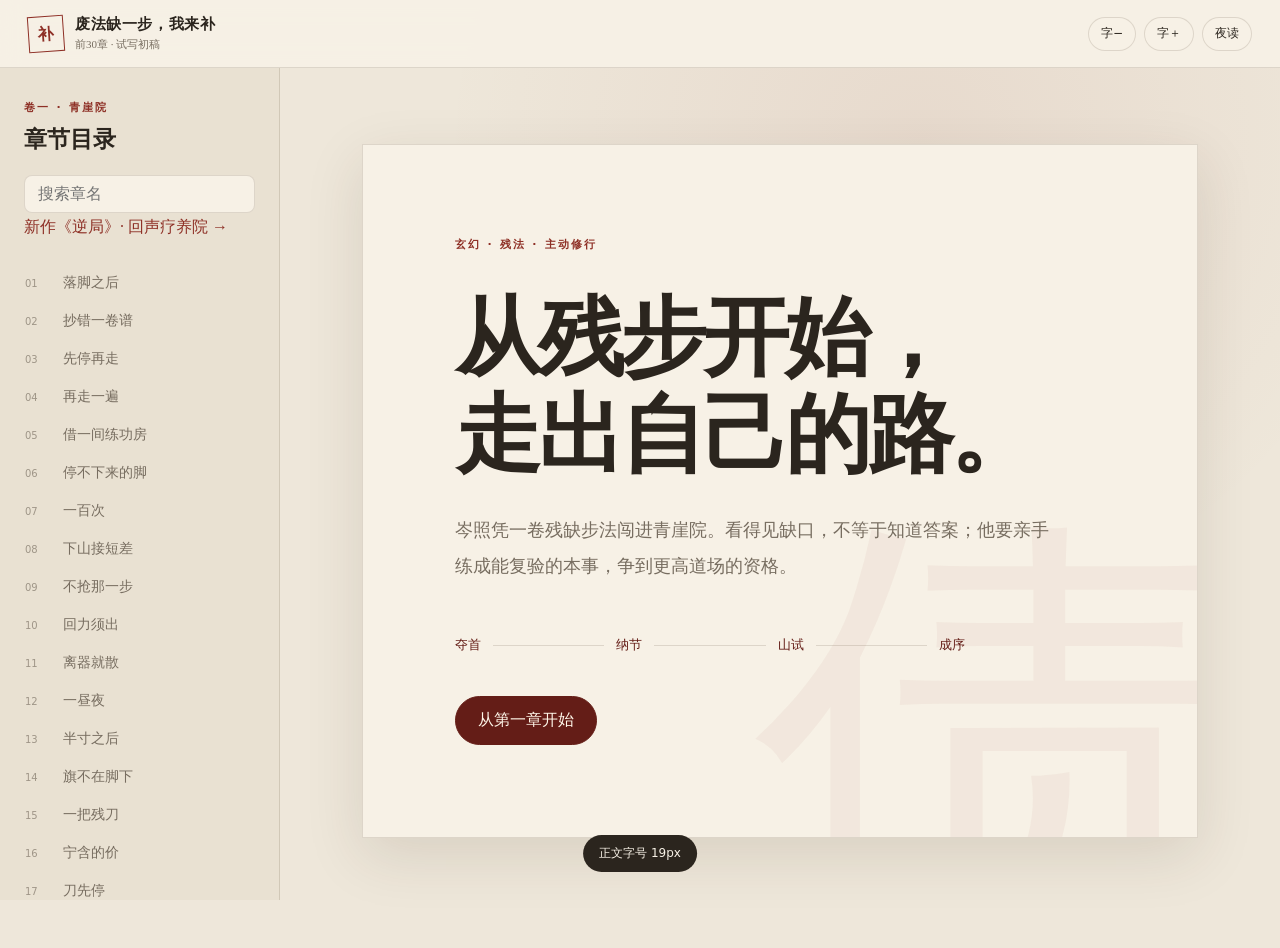
<file: index.html>
<!doctype html>
<html lang="zh-CN" data-theme="paper">
  <head>
    <meta charset="UTF-8" />
    <meta name="viewport" content="width=device-width, initial-scale=1.0" />
    <meta name="description" content="《废法缺一步，我来补》前30章试写初稿。岑照亲手补全残法，争取更高道场的修行资格。" />
    <meta name="theme-color" content="#17130f" />
    <title>废法缺一步，我来补｜前30章试写初稿</title>
    <link rel="stylesheet" href="./styles.css" />
  </head>
  <body>
    <div class="top-progress" aria-hidden="true"><span id="readProgress"></span></div>

    <header class="topbar">
      <button class="icon-button mobile-only" id="menuButton" type="button" aria-label="打开目录" aria-expanded="false">目录</button>
      <a class="brand" href="#chapter-001" aria-label="返回第一章">
        <span class="brand-mark">补</span>
        <span>
          <strong>废法缺一步，我来补</strong>
          <small>前30章 · 试写初稿</small>
        </span>
      </a>
      <div class="toolbar" aria-label="阅读设置">
        <button class="icon-button" id="fontDown" type="button" aria-label="减小字号">字−</button>
        <button class="icon-button" id="fontUp" type="button" aria-label="增大字号">字＋</button>
        <button class="icon-button" id="themeButton" type="button" aria-label="切换阅读主题">夜读</button>
      </div>
    </header>

    <div class="layout">
      <aside class="sidebar" id="sidebar" aria-label="章节目录">
        <div class="sidebar-head">
          <p class="eyebrow">卷一 · 青崖院</p>
          <h2>章节目录</h2>
          <label class="search-box">
            <span class="sr-only">搜索章节</span>
            <input id="chapterSearch" type="search" placeholder="搜索章名" autocomplete="off" />
          </label>
        </div>
        <a href="./niju/" style="display:block;margin:0 0 20px;color:var(--accent);text-decoration:none;line-height:1.8">新作《逆局》· 回声疗养院 →</a>
        <nav id="chapterList"></nav>
        <div class="sidebar-note">
          <span>草稿说明</span>
          <p>这是前30章试写初稿，供读者审核。书名暂定，正文也可根据反馈调整。</p>
        </div>
      </aside>

      <button class="overlay" id="overlay" type="button" aria-label="关闭目录"></button>

      <main class="reader" id="reader">
        <section class="hero" id="hero">
          <p class="eyebrow">玄幻 · 残法 · 主动修行</p>
          <h1>从残步开始，<br />走出自己的路。</h1>
          <p class="lede">岑照凭一卷残缺步法闯进青崖院。看得见缺口，不等于知道答案；他要亲手练成能复验的本事，争到更高道场的资格。</p>
          <div class="premise">
            <span>夺首</span><i></i><span>纳节</span><i></i><span>山试</span><i></i><span>成序</span>
          </div>
          <button class="start-button" id="startReading" type="button">从第一章开始</button>
        </section>

        <article class="chapter" id="chapter" hidden>
          <header class="chapter-head">
            <p class="chapter-kicker" id="chapterKicker"></p>
            <h1 id="chapterTitle"></h1>
            <div class="chapter-meta">
              <span id="chapterCount"></span>
              <span>试写初稿</span>
            </div>
          </header>
          <div class="chapter-body" id="chapterBody"></div>
          <footer class="chapter-footer">
            <button id="prevChapter" type="button">← 上一章</button>
            <button id="backToTop" type="button">回到章首</button>
            <button id="nextChapter" type="button">下一章 →</button>
          </footer>
          <div class="end-mark" aria-hidden="true">未完待续</div>
        </article>
      </main>
    </div>

    <div class="toast" id="toast" role="status" aria-live="polite"></div>
    <script type="module" src="./app.js?v=20261028a"></script>
  </body>
</html>
</file>
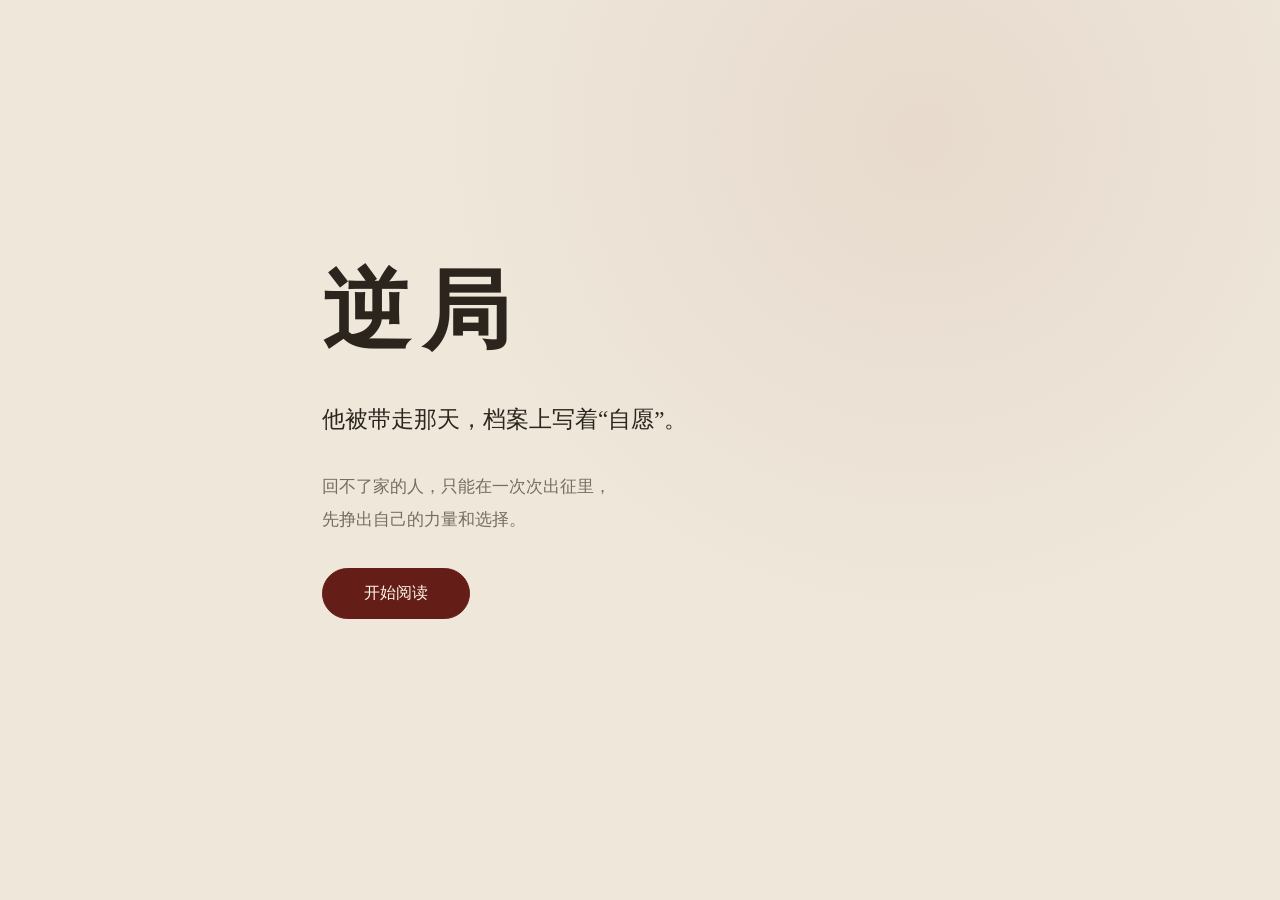
<file: niju/index.html>
<!doctype html>
<html lang="zh-CN" data-theme="paper">
  <head>
    <meta charset="UTF-8" />
    <meta name="viewport" content="width=device-width, initial-scale=1.0" />
    <meta name="description" content="《逆局》：被强制带离原生世界的人，在灾难中争取力量。合作与竞争共存，同行者可能另领一份报酬。" />
    <meta name="theme-color" content="#17130f" />
    <title>逆局｜被记为自愿</title>
    <link rel="stylesheet" href="./styles.css?v=earned-strength-20261116" />
  </head>
  <body class="cover-mode">
    <div class="top-progress" aria-hidden="true"><span id="readProgress"></span></div>

    <header class="topbar">
      <button class="icon-button mobile-only" id="menuButton" type="button" aria-label="打开目录" aria-expanded="false">目录</button>
      <a class="brand" href="#cover" aria-label="返回封面">
        <span class="brand-mark">逆</span>
        <span>
          <strong>逆局</strong>
          <small>第一卷 · 被记为自愿</small>
        </span>
      </a>
      <div class="toolbar" aria-label="阅读设置">
        <button class="icon-button" id="fontDown" type="button" aria-label="减小字号">字−</button>
        <button class="icon-button" id="fontUp" type="button" aria-label="增大字号">字＋</button>
        <button class="icon-button" id="themeButton" type="button" aria-label="切换阅读主题">夜读</button>
      </div>
    </header>

    <div class="layout">
      <aside class="sidebar" id="sidebar" aria-label="章节目录">
        <div class="sidebar-head">
          <p class="eyebrow">第一卷 · 被记为自愿</p>
          <h2>章节目录</h2>
          <label class="search-box">
            <span class="sr-only">搜索章节</span>
            <input id="chapterSearch" type="search" placeholder="搜索章名" autocomplete="off" />
          </label>
        </div>
        <nav id="chapterList"></nav>
        <div class="sidebar-note">
          <span>阅读设置</span>
          <p>从现实开篇，写到首关完成。阅读进度与字号设置保存在当前浏览器。</p>
        </div>
      </aside>

      <button class="overlay" id="overlay" type="button" aria-label="关闭目录"></button>

      <main class="reader" id="reader">
        <section class="hero" id="hero" aria-label="逆局简介">
          <h1>逆局</h1>
          <div class="book-intro">
            <p class="intro-hook">他被带走那天，档案上写着“自愿”。</p>
            <p>回不了家的人，只能在一次次出征里，<br />先挣出自己的力量和选择。</p>
          </div>
          <button class="start-button" id="startReading" type="button">开始阅读</button>
        </section>

        <article class="chapter" id="chapter" hidden>
          <header class="chapter-head">
            <p class="chapter-kicker" id="chapterKicker"></p>
            <h1 id="chapterTitle"></h1>
            <div class="chapter-meta">
              <span id="chapterCount"></span>
              <span>正文草稿</span>
            </div>
          </header>
          <div class="chapter-body" id="chapterBody"></div>
          <footer class="chapter-footer">
            <button id="prevChapter" type="button">← 上一章</button>
            <button id="backToTop" type="button">回到章首</button>
            <button id="nextChapter" type="button">下一章 →</button>
          </footer>
          <div class="end-mark" aria-hidden="true">逆局 · 回声疗养院</div>
        </article>
      </main>
    </div>

    <div class="toast" id="toast" role="status" aria-live="polite"></div>
    <script type="module" src="./app.js?v=earned-strength-20261116"></script>
  </body>
</html>
</file>
<file: styles.css>
:root {
  --reader-size: 19px;
  --bg: #eee7da;
  --paper: #f7f1e6;
  --paper-deep: #e8dfcf;
  --ink: #2b251e;
  --muted: #776d60;
  --line: rgba(74, 56, 37, 0.15);
  --accent: #8e3026;
  --accent-strong: #641d17;
  --shadow: 0 18px 55px rgba(57, 41, 23, 0.12);
  color-scheme: light;
}

[data-theme="night"] {
  --bg: #12100e;
  --paper: #191613;
  --paper-deep: #211c18;
  --ink: #ddd3c3;
  --muted: #998f81;
  --line: rgba(235, 220, 196, 0.11);
  --accent: #c65c4e;
  --accent-strong: #e68172;
  --shadow: 0 18px 55px rgba(0, 0, 0, 0.4);
  color-scheme: dark;
}

* { box-sizing: border-box; }

html { scroll-behavior: smooth; }

body {
  margin: 0;
  min-width: 320px;
  background:
    radial-gradient(circle at 72% 15%, rgba(142, 48, 38, 0.07), transparent 30rem),
    var(--bg);
  color: var(--ink);
  font-family: "Songti SC", "STSong", "Noto Serif SC", Georgia, serif;
  transition: background-color 180ms ease, color 180ms ease;
}

button, input { font: inherit; }
button { color: inherit; }

.sr-only {
  position: absolute;
  width: 1px;
  height: 1px;
  padding: 0;
  margin: -1px;
  overflow: hidden;
  clip: rect(0, 0, 0, 0);
  white-space: nowrap;
  border: 0;
}

.top-progress {
  position: fixed;
  inset: 0 0 auto;
  height: 3px;
  z-index: 100;
  background: transparent;
}

.top-progress span {
  display: block;
  width: 0;
  height: 100%;
  background: var(--accent);
  transition: width 80ms linear;
}

.topbar {
  position: sticky;
  top: 0;
  z-index: 40;
  height: 68px;
  display: flex;
  align-items: center;
  justify-content: space-between;
  gap: 20px;
  padding: 0 28px;
  background: color-mix(in srgb, var(--paper) 92%, transparent);
  border-bottom: 1px solid var(--line);
  backdrop-filter: blur(14px);
}

.brand {
  min-width: 0;
  display: flex;
  align-items: center;
  gap: 11px;
  color: var(--ink);
  text-decoration: none;
}

.brand-mark {
  width: 36px;
  height: 36px;
  display: grid;
  place-items: center;
  flex: 0 0 auto;
  border: 1px solid var(--accent);
  color: var(--accent);
  font-weight: 700;
  transform: rotate(-4deg);
}

.brand strong,
.brand small { display: block; }
.brand strong { font-size: 15px; letter-spacing: 0.04em; }
.brand small { margin-top: 3px; color: var(--muted); font-size: 11px; }

.toolbar { display: flex; gap: 8px; }

.icon-button,
.chapter-footer button,
.start-button {
  border: 1px solid var(--line);
  background: var(--paper);
  border-radius: 999px;
  cursor: pointer;
  transition: border-color 150ms ease, color 150ms ease, transform 150ms ease;
}

.icon-button {
  min-width: 48px;
  height: 34px;
  padding: 0 12px;
  font-family: system-ui, sans-serif;
  font-size: 12px;
}

.icon-button:hover,
.chapter-footer button:hover:not(:disabled),
.start-button:hover {
  color: var(--accent-strong);
  border-color: var(--accent);
  transform: translateY(-1px);
}

.layout {
  min-height: calc(100vh - 68px);
  display: grid;
  grid-template-columns: 280px minmax(0, 1fr);
}

.sidebar {
  position: sticky;
  top: 68px;
  height: calc(100vh - 68px);
  overflow: auto;
  padding: 32px 24px 40px;
  background: color-mix(in srgb, var(--paper-deep) 72%, transparent);
  border-right: 1px solid var(--line);
}

.eyebrow {
  margin: 0 0 9px;
  color: var(--accent);
  font-family: system-ui, sans-serif;
  font-size: 11px;
  font-weight: 700;
  letter-spacing: 0.2em;
  text-transform: uppercase;
}

.sidebar h2 { margin: 0 0 20px; font-size: 23px; font-weight: 600; }

.search-box input {
  width: 100%;
  height: 38px;
  padding: 0 13px;
  color: var(--ink);
  background: var(--paper);
  border: 1px solid var(--line);
  border-radius: 8px;
  outline: none;
}

.search-box input:focus { border-color: var(--accent); }

#chapterList { margin: 22px -8px 0; }

#chapterList a {
  display: grid;
  grid-template-columns: 34px minmax(0, 1fr);
  align-items: baseline;
  gap: 4px;
  padding: 10px 9px;
  border-radius: 7px;
  color: var(--muted);
  text-decoration: none;
}

#chapterList a:hover { color: var(--ink); background: color-mix(in srgb, var(--paper) 75%, transparent); }
#chapterList a.active { color: var(--accent-strong); background: var(--paper); }
#chapterList span { font-family: system-ui, sans-serif; font-size: 10px; opacity: 0.65; }
#chapterList strong { overflow: hidden; font-size: 14px; font-weight: 500; text-overflow: ellipsis; white-space: nowrap; }

.sidebar-note {
  margin-top: 30px;
  padding-top: 18px;
  border-top: 1px solid var(--line);
  color: var(--muted);
  font-size: 12px;
  line-height: 1.7;
}

.sidebar-note span { color: var(--ink); font-weight: 700; }
.sidebar-note p { margin: 7px 0 0; }

.reader {
  width: 100%;
  max-width: 980px;
  min-height: calc(100vh - 68px);
  margin: 0 auto;
  padding: 76px 72px 110px;
}

.hero {
  position: relative;
  min-height: 620px;
  padding: clamp(36px, 8vw, 92px);
  overflow: hidden;
  background: var(--paper);
  border: 1px solid var(--line);
  box-shadow: var(--shadow);
}

.hero::after {
  content: "债";
  position: absolute;
  right: -0.08em;
  bottom: -0.31em;
  color: var(--accent);
  font-size: clamp(250px, 40vw, 480px);
  line-height: 1;
  opacity: 0.045;
  pointer-events: none;
}

.hero h1 {
  position: relative;
  z-index: 1;
  max-width: 720px;
  margin: 38px 0 28px;
  font-size: clamp(46px, 7vw, 86px);
  font-weight: 650;
  line-height: 1.13;
  letter-spacing: -0.04em;
}

.lede {
  position: relative;
  z-index: 1;
  max-width: 600px;
  margin: 0;
  color: var(--muted);
  font-size: 18px;
  line-height: 2;
}

.premise {
  position: relative;
  z-index: 1;
  display: flex;
  align-items: center;
  max-width: 510px;
  margin-top: 52px;
  color: var(--accent-strong);
  font-size: 13px;
}

.premise i { height: 1px; flex: 1; margin: 0 12px; background: var(--line); }

.start-button {
  position: relative;
  z-index: 1;
  margin-top: 42px;
  padding: 13px 22px;
  color: #fff7ea;
  background: var(--accent-strong);
  border-color: var(--accent-strong);
}

.chapter { max-width: 720px; margin: 0 auto; }

.chapter-head {
  margin-bottom: 58px;
  padding-bottom: 28px;
  border-bottom: 1px solid var(--line);
}

.chapter-kicker {
  margin: 0 0 14px;
  color: var(--accent);
  font-family: system-ui, sans-serif;
  font-size: 11px;
  font-weight: 700;
  letter-spacing: 0.18em;
}

.chapter-head h1 { margin: 0; font-size: clamp(34px, 6vw, 55px); font-weight: 600; line-height: 1.25; }

.chapter-meta {
  display: flex;
  gap: 12px;
  margin-top: 18px;
  color: var(--muted);
  font-family: system-ui, sans-serif;
  font-size: 11px;
}

.chapter-meta span + span::before { content: "·"; margin-right: 12px; }

.chapter-body {
  font-size: var(--reader-size);
  line-height: 2.08;
  letter-spacing: 0.045em;
}

.chapter-body p { margin: 0 0 1.36em; text-align: justify; }

.chapter-body p:first-child::first-letter {
  float: left;
  margin: 0.08em 0.16em 0 0;
  color: var(--accent-strong);
  font-size: 3.2em;
  line-height: 0.85;
}

.chapter-footer {
  display: grid;
  grid-template-columns: 1fr auto 1fr;
  gap: 10px;
  margin-top: 70px;
  padding-top: 25px;
  border-top: 1px solid var(--line);
}

.chapter-footer button { min-height: 42px; padding: 0 16px; }
.chapter-footer button:last-child { justify-self: stretch; }
.chapter-footer button:disabled { cursor: not-allowed; opacity: 0.35; }

.end-mark {
  margin-top: 70px;
  color: var(--muted);
  text-align: center;
  font-size: 12px;
  letter-spacing: 0.4em;
}

.overlay { display: none; }
.mobile-only { display: none; }

.toast {
  position: fixed;
  left: 50%;
  bottom: 28px;
  z-index: 80;
  padding: 10px 16px;
  color: var(--paper);
  background: var(--ink);
  border-radius: 999px;
  font-family: system-ui, sans-serif;
  font-size: 12px;
  opacity: 0;
  pointer-events: none;
  transform: translate(-50%, 12px);
  transition: opacity 160ms ease, transform 160ms ease;
}

.toast.show { opacity: 1; transform: translate(-50%, 0); }
.error { color: var(--accent-strong); font-size: 18px; }

@media (max-width: 820px) {
  .topbar { height: 60px; padding: 0 14px; gap: 10px; }
  .brand-mark { display: none; }
  .brand strong { max-width: 40vw; overflow: hidden; text-overflow: ellipsis; white-space: nowrap; }
  .brand small { display: none; }
  .toolbar { gap: 4px; }
  .icon-button { min-width: 43px; height: 32px; padding: 0 9px; }
  .mobile-only { display: inline-block; }
  .layout { display: block; }
  .sidebar {
    position: fixed;
    inset: 60px auto 0 0;
    z-index: 60;
    width: min(86vw, 330px);
    height: auto;
    transform: translateX(-103%);
    transition: transform 220ms ease;
  }
  .menu-open .sidebar { transform: translateX(0); }
  .overlay {
    position: fixed;
    inset: 60px 0 0;
    z-index: 50;
    width: 100%;
    height: calc(100vh - 60px);
    padding: 0;
    background: rgba(0, 0, 0, 0.42);
    border: 0;
    opacity: 0;
    pointer-events: none;
    transition: opacity 220ms ease;
  }
  .menu-open .overlay { display: block; opacity: 1; pointer-events: auto; }
  .reader { padding: 28px 22px 76px; }
  .hero { min-height: calc(100vh - 116px); padding: 38px 28px; }
  .hero h1 { margin-top: 26px; }
  .premise { margin-top: 38px; }
  .chapter { max-width: 660px; }
  .chapter-head { margin-bottom: 42px; }
  .chapter-body { line-height: 2; letter-spacing: 0.025em; }
  .chapter-body p { text-align: left; }
  .chapter-footer { grid-template-columns: 1fr 1fr; }
  .chapter-footer #backToTop { display: none; }
}

@media (prefers-reduced-motion: reduce) {
  *, *::before, *::after { scroll-behavior: auto !important; transition: none !important; }
}
</file>
<file: niju/styles.css>
:root {
  --reader-size: 19px;
  --bg: #eee7da;
  --paper: #f7f1e6;
  --paper-deep: #e8dfcf;
  --ink: #2b251e;
  --muted: #776d60;
  --line: rgba(74, 56, 37, 0.15);
  --accent: #8e3026;
  --accent-strong: #641d17;
  --shadow: 0 18px 55px rgba(57, 41, 23, 0.12);
  color-scheme: light;
}

[data-theme="night"] {
  --bg: #12100e;
  --paper: #191613;
  --paper-deep: #211c18;
  --ink: #ddd3c3;
  --muted: #998f81;
  --line: rgba(235, 220, 196, 0.11);
  --accent: #c65c4e;
  --accent-strong: #e68172;
  --shadow: 0 18px 55px rgba(0, 0, 0, 0.4);
  color-scheme: dark;
}

* { box-sizing: border-box; }

html { scroll-behavior: smooth; }

body {
  margin: 0;
  min-width: 320px;
  background:
    radial-gradient(circle at 72% 15%, rgba(142, 48, 38, 0.07), transparent 30rem),
    var(--bg);
  color: var(--ink);
  font-family: "Songti SC", "STSong", "Noto Serif SC", Georgia, serif;
  transition: background-color 180ms ease, color 180ms ease;
}

button, input { font: inherit; }
button { color: inherit; }

.sr-only {
  position: absolute;
  width: 1px;
  height: 1px;
  padding: 0;
  margin: -1px;
  overflow: hidden;
  clip: rect(0, 0, 0, 0);
  white-space: nowrap;
  border: 0;
}

.top-progress {
  position: fixed;
  inset: 0 0 auto;
  height: 3px;
  z-index: 100;
  background: transparent;
}

.top-progress span {
  display: block;
  width: 0;
  height: 100%;
  background: var(--accent);
  transition: width 80ms linear;
}

.topbar {
  position: sticky;
  top: 0;
  z-index: 40;
  height: 68px;
  display: flex;
  align-items: center;
  justify-content: space-between;
  gap: 20px;
  padding: 0 28px;
  background: color-mix(in srgb, var(--paper) 92%, transparent);
  border-bottom: 1px solid var(--line);
  backdrop-filter: blur(14px);
}

.brand {
  min-width: 0;
  display: flex;
  align-items: center;
  gap: 11px;
  color: var(--ink);
  text-decoration: none;
}

.brand-mark {
  width: 36px;
  height: 36px;
  display: grid;
  place-items: center;
  flex: 0 0 auto;
  border: 1px solid var(--accent);
  color: var(--accent);
  font-weight: 700;
  transform: rotate(-4deg);
}

.brand strong,
.brand small { display: block; }
.brand strong { font-size: 15px; letter-spacing: 0.04em; }
.brand small { margin-top: 3px; color: var(--muted); font-size: 11px; }

.toolbar { display: flex; gap: 8px; }

.icon-button,
.chapter-footer button,
.start-button {
  border: 1px solid var(--line);
  background: var(--paper);
  border-radius: 999px;
  cursor: pointer;
  transition: border-color 150ms ease, color 150ms ease, transform 150ms ease;
}

.icon-button {
  min-width: 48px;
  height: 34px;
  padding: 0 12px;
  font-family: system-ui, sans-serif;
  font-size: 12px;
}

.icon-button:hover,
.chapter-footer button:hover:not(:disabled),
.start-button:hover {
  color: var(--accent-strong);
  border-color: var(--accent);
  transform: translateY(-1px);
}

.layout {
  min-height: calc(100vh - 68px);
  display: grid;
  grid-template-columns: 280px minmax(0, 1fr);
}

.sidebar {
  position: sticky;
  top: 68px;
  height: calc(100vh - 68px);
  overflow: auto;
  padding: 32px 24px 40px;
  background: color-mix(in srgb, var(--paper-deep) 72%, transparent);
  border-right: 1px solid var(--line);
}

.eyebrow {
  margin: 0 0 9px;
  color: var(--accent);
  font-family: system-ui, sans-serif;
  font-size: 11px;
  font-weight: 700;
  letter-spacing: 0.2em;
  text-transform: uppercase;
}

.sidebar h2 { margin: 0 0 20px; font-size: 23px; font-weight: 600; }

.search-box input {
  width: 100%;
  height: 38px;
  padding: 0 13px;
  color: var(--ink);
  background: var(--paper);
  border: 1px solid var(--line);
  border-radius: 8px;
  outline: none;
}

.search-box input:focus { border-color: var(--accent); }

#chapterList { margin: 22px -8px 0; }

#chapterList a {
  display: grid;
  grid-template-columns: 34px minmax(0, 1fr);
  align-items: baseline;
  gap: 4px;
  padding: 10px 9px;
  border-radius: 7px;
  color: var(--muted);
  text-decoration: none;
}

#chapterList a:hover { color: var(--ink); background: color-mix(in srgb, var(--paper) 75%, transparent); }
#chapterList a.active { color: var(--accent-strong); background: var(--paper); }
#chapterList span { font-family: system-ui, sans-serif; font-size: 10px; opacity: 0.65; }
#chapterList strong { overflow: hidden; font-size: 14px; font-weight: 500; text-overflow: ellipsis; white-space: nowrap; }

.sidebar-note {
  margin-top: 30px;
  padding-top: 18px;
  border-top: 1px solid var(--line);
  color: var(--muted);
  font-size: 12px;
  line-height: 1.7;
}

.sidebar-note span { color: var(--ink); font-weight: 700; }
.sidebar-note p { margin: 7px 0 0; }

.reader {
  width: 100%;
  max-width: 980px;
  min-height: calc(100vh - 68px);
  margin: 0 auto;
  padding: 76px 72px 110px;
}

.hero {
  position: relative;
  min-height: 620px;
  padding: clamp(36px, 8vw, 92px);
  overflow: hidden;
  background: var(--paper);
  border: 1px solid var(--line);
  box-shadow: var(--shadow);
}

.hero::after {
  content: "逆";
  position: absolute;
  right: -0.08em;
  bottom: -0.31em;
  color: var(--accent);
  font-size: clamp(250px, 40vw, 480px);
  line-height: 1;
  opacity: 0.045;
  pointer-events: none;
}

.hero h1 {
  position: relative;
  z-index: 1;
  max-width: 720px;
  margin: 38px 0 28px;
  font-size: clamp(46px, 7vw, 86px);
  font-weight: 650;
  line-height: 1.13;
  letter-spacing: -0.04em;
}

.lede {
  position: relative;
  z-index: 1;
  max-width: 600px;
  margin: 0;
  color: var(--muted);
  font-size: 18px;
  line-height: 2;
}

.premise {
  position: relative;
  z-index: 1;
  display: flex;
  align-items: center;
  max-width: 510px;
  margin-top: 52px;
  color: var(--accent-strong);
  font-size: 13px;
}

.premise i { height: 1px; flex: 1; margin: 0 12px; background: var(--line); }

.start-button {
  position: relative;
  z-index: 1;
  margin-top: 42px;
  padding: 13px 22px;
  color: #fff7ea;
  background: var(--accent-strong);
  border-color: var(--accent-strong);
}

.chapter { max-width: 720px; margin: 0 auto; }

.chapter-head {
  margin-bottom: 58px;
  padding-bottom: 28px;
  border-bottom: 1px solid var(--line);
}

.chapter-kicker {
  margin: 0 0 14px;
  color: var(--accent);
  font-family: system-ui, sans-serif;
  font-size: 11px;
  font-weight: 700;
  letter-spacing: 0.18em;
}

.chapter-head h1 { margin: 0; font-size: clamp(34px, 6vw, 55px); font-weight: 600; line-height: 1.25; }

.chapter-meta {
  display: flex;
  gap: 12px;
  margin-top: 18px;
  color: var(--muted);
  font-family: system-ui, sans-serif;
  font-size: 11px;
}

.chapter-meta span + span::before { content: "·"; margin-right: 12px; }

.chapter-body {
  font-size: var(--reader-size);
  line-height: 2.08;
  letter-spacing: 0.045em;
}

.chapter-body p { margin: 0 0 1.36em; text-align: justify; }

.chapter-body p:first-child::first-letter {
  float: left;
  margin: 0.08em 0.16em 0 0;
  color: var(--accent-strong);
  font-size: 3.2em;
  line-height: 0.85;
}

.chapter-footer {
  display: grid;
  grid-template-columns: 1fr auto 1fr;
  gap: 10px;
  margin-top: 70px;
  padding-top: 25px;
  border-top: 1px solid var(--line);
}

.chapter-footer button { min-height: 42px; padding: 0 16px; }
.chapter-footer button:last-child { justify-self: stretch; }
.chapter-footer button:disabled { cursor: not-allowed; opacity: 0.35; }

.end-mark {
  margin-top: 70px;
  color: var(--muted);
  text-align: center;
  font-size: 12px;
  letter-spacing: 0.4em;
}

.overlay { display: none; }
.mobile-only { display: none; }

.toast {
  position: fixed;
  left: 50%;
  bottom: 28px;
  z-index: 80;
  padding: 10px 16px;
  color: var(--paper);
  background: var(--ink);
  border-radius: 999px;
  font-family: system-ui, sans-serif;
  font-size: 12px;
  opacity: 0;
  pointer-events: none;
  transform: translate(-50%, 12px);
  transition: opacity 160ms ease, transform 160ms ease;
}

.toast.show { opacity: 1; transform: translate(-50%, 0); }
.error { color: var(--accent-strong); font-size: 18px; }

@media (max-width: 820px) {
  .topbar { height: 60px; padding: 0 14px; gap: 10px; }
  .brand-mark { display: none; }
  .brand strong { max-width: 40vw; overflow: hidden; text-overflow: ellipsis; white-space: nowrap; }
  .brand small { display: none; }
  .toolbar { gap: 4px; }
  .icon-button { min-width: 43px; height: 32px; padding: 0 9px; }
  .mobile-only { display: inline-block; }
  .layout { display: block; }
  .sidebar {
    position: fixed;
    inset: 60px auto 0 0;
    z-index: 60;
    width: min(86vw, 330px);
    height: auto;
    transform: translateX(-103%);
    transition: transform 220ms ease;
  }
  .menu-open .sidebar { transform: translateX(0); }
  .overlay {
    position: fixed;
    inset: 60px 0 0;
    z-index: 50;
    width: 100%;
    height: calc(100vh - 60px);
    padding: 0;
    background: rgba(0, 0, 0, 0.42);
    border: 0;
    opacity: 0;
    pointer-events: none;
    transition: opacity 220ms ease;
  }
  .menu-open .overlay { display: block; opacity: 1; pointer-events: auto; }
  .reader { padding: 28px 22px 76px; }
  .hero { min-height: calc(100vh - 116px); padding: 38px 28px; }
  .hero h1 { margin-top: 26px; }
  .premise { margin-top: 38px; }
  .chapter { max-width: 660px; }
  .chapter-head { margin-bottom: 42px; }
  .chapter-body { line-height: 2; letter-spacing: 0.025em; }
  .chapter-body p { text-align: left; }
  .chapter-footer { grid-template-columns: 1fr 1fr; }
  .chapter-footer #backToTop { display: none; }
}

@media (prefers-reduced-motion: reduce) {
  *, *::before, *::after { scroll-behavior: auto !important; transition: none !important; }
}

[hidden] { display: none !important; }
#resumeReading { margin-left: 10px; }

/* Text-only book cover, followed by the existing reader. */
.hero::after { content: none; }
.hero { min-height: auto; padding: 48px 0; background: none; border: 0; box-shadow: none; overflow: visible; }
.hero h1 { margin: 0 0 38px; font-size: clamp(62px, 11vw, 88px); line-height: 1.15; letter-spacing: .14em; font-weight: 600; }
.book-intro { max-width: 34em; font-size: 17px; line-height: 1.95; color: var(--muted); }
.book-intro p { margin: 0 0 22px; }
.book-intro .intro-hook { color: var(--ink); font-size: 23px; line-height: 1.7; margin-bottom: 30px; }
.book-intro .intro-question { color: var(--ink); margin-top: 30px; }
.hero .start-button { margin-top: 10px; min-width: 148px; padding: 14px 28px; }
.cover-mode .topbar, .cover-mode .sidebar, .cover-mode .top-progress, .cover-mode .toast, .cover-mode .overlay { display: none; }
.cover-mode .layout { display: block; }
.cover-mode .reader { max-width: 720px; min-height: 100vh; display: flex; align-items: center; padding: 40px 42px 60px; }
@media (max-width: 600px) {
  .cover-mode .reader { padding: 30px 28px 48px; align-items: flex-start; }
  .hero { padding: 18px 0; }
  .hero h1 { margin-bottom: 30px; }
  .book-intro { font-size: 16px; line-height: 1.95; }
  .book-intro .intro-hook { font-size: 21px; margin-bottom: 24px; }
}

.chapter-body .scene-break {
  width: 3em;
  margin: 2.2em auto;
  border: 0;
  border-top: 1px solid currentColor;
  opacity: .28;
}
</file>
